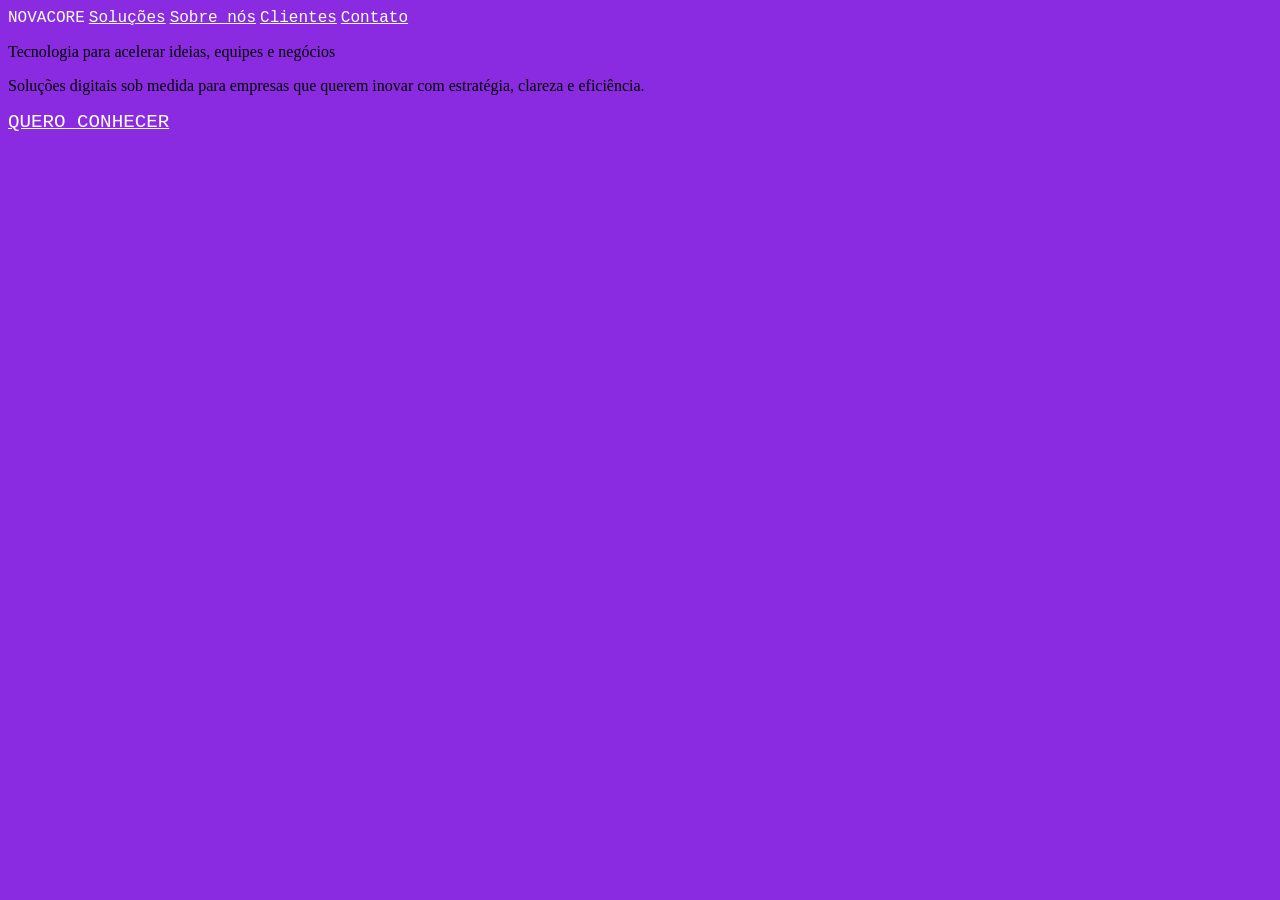
<file: 1ESPW-revisaofront1/index.html>
<!DOCTYPE html>
<html lang="en">

<head>
    <meta charset="UTF-8">
    <meta name="viewport" content="width=device-width, initial-scale=1.0">
    <title>Document</title>
    <link rel="stylesheet" href="./css/script.css">
</head>

<body>
    <div>
        <a>NOVACORE</a>
        <a href="" class="btnsolucoes">Soluções</a>
        <a href="" class="btnsobrenos">Sobre nós</a>
        <a href="" class="btnclientes">Clientes</a>
        <a href="" class="btncontato">Contato</a>
    </div>
    <p><a>Tecnologia para acelerar ideias, equipes e negócios</a></p>
    <p><a>Soluções digitais sob medida para empresas que querem inovar com estratégia, clareza e eficiência.</a></p>
    <a href="" class="btnqueroconhecer">QUERO CONHECER</a>
</body>

</html>
</file>
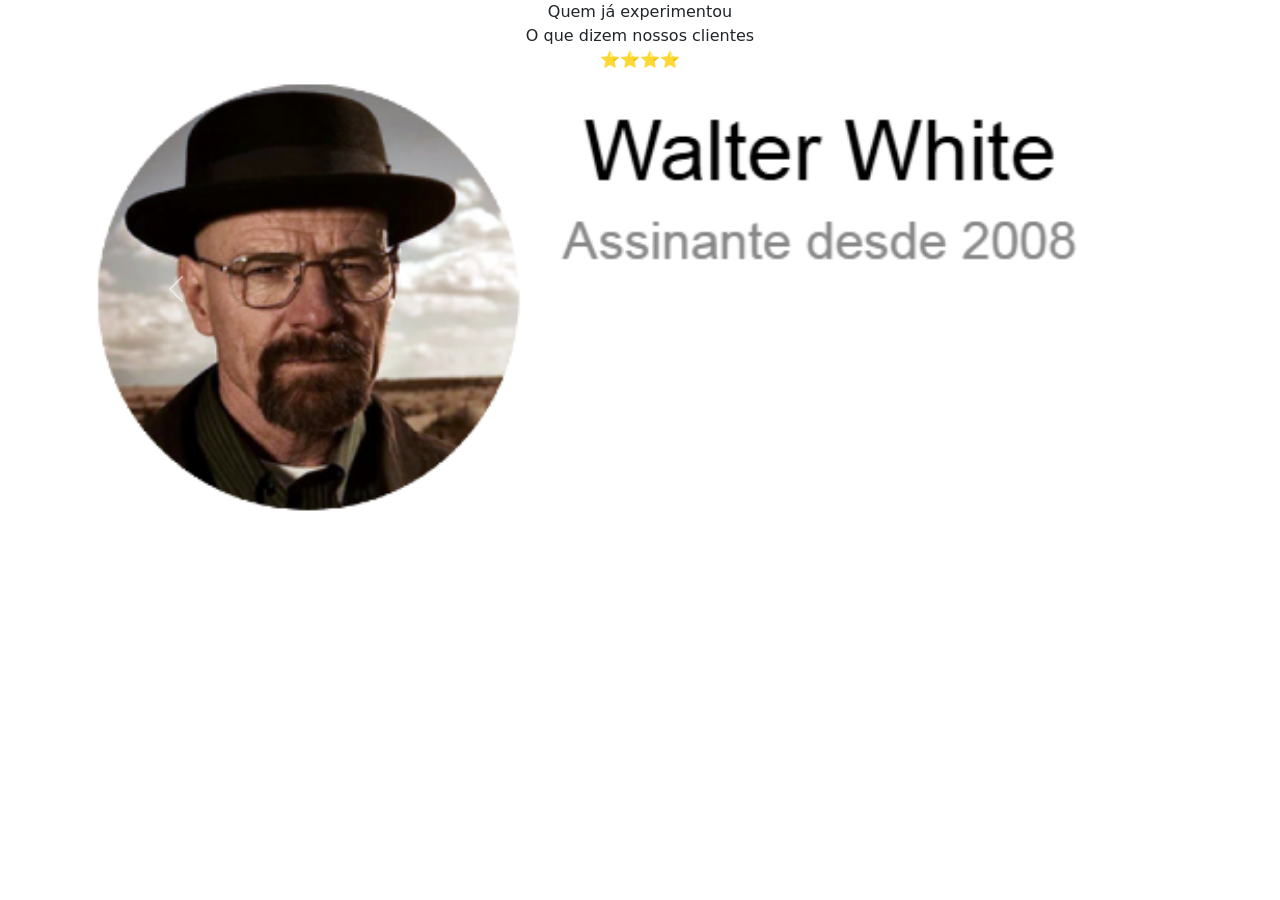
<file: projeto-bootstrap-aula1/index.html>
<!DOCTYPE html>
<html lang="pt-br">

<head>
    <meta charset="UTF-8">
    <meta name="viewport" content="width=device-width, initial-scale=1.0">
    <title>Demo Bootstrap</title>
    <link href="https://cdn.jsdelivr.net/npm/bootstrap@5.3.8/dist/css/bootstrap.min.css" rel="stylesheet"
        integrity="sha384-sRIl4kxILFvY47J16cr9ZwB07vP4J8+LH7qKQnuqkuIAvNWLzeN8tE5YBujZqJLB" crossorigin="anonymous">
    <script src="./css/style.css"></script>
</head>

<body>

    <div class="container text-center">
        <div class="row">
            <div class="col">
                Quem já experimentou
            </div>
        </div>

        <div class="container text-center">
            <div class="row align-items-center">
                <div class="col">
                    O que dizem nossos clientes
                </div>
            </div>

            <div id="carouselExample" class="carousel slide">
                <div class="carousel-inner">

                    <div class="carousel-item active">
                        ⭐⭐⭐⭐
                        <img src="./img/assinante1.png" class="d-block w-100 imagem-carousel" alt="Walter">
                    </div>

                    <div class="carousel-item">
                        ⭐⭐⭐⭐⭐
                        <img src="./img/assinante2.png" class="d-block w-100 imagem-carousel" alt="Jesse">
                    </div>

                    <div class="carousel-item">
                        ⭐⭐⭐⭐⭐
                        <img src="./img/assinante3.png" class="d-block w-100 imagem-carousel" alt="Gus">
                    </div>

                </div>

                <button class="carousel-control-prev" type="button" data-bs-target="#carouselExample"
                    data-bs-slide="prev">
                    <span class="carousel-control-prev-icon" aria-hidden="true"></span>
                    <span class="visually-hidden">Anterior</span>
                </button>

                <button class="carousel-control-next" type="button" data-bs-target="#carouselExample"
                    data-bs-slide="next">
                    <span class="carousel-control-next-icon" aria-hidden="true"></span>
                    <span class="visually-hidden">Próximo</span>
                </button>
            </div>


            <script src="https://cdn.jsdelivr.net/npm/bootstrap@5.3.8/dist/js/bootstrap.bundle.min.js"
                integrity="sha384-FKyoEForCGlyvwx9Hj09JcYn3nv7wiPVlz7YYwJrWVcXK/BmnVDxM+D2scQbITxI"
                crossorigin="anonymous"></script>

</body>

</html>
</file>
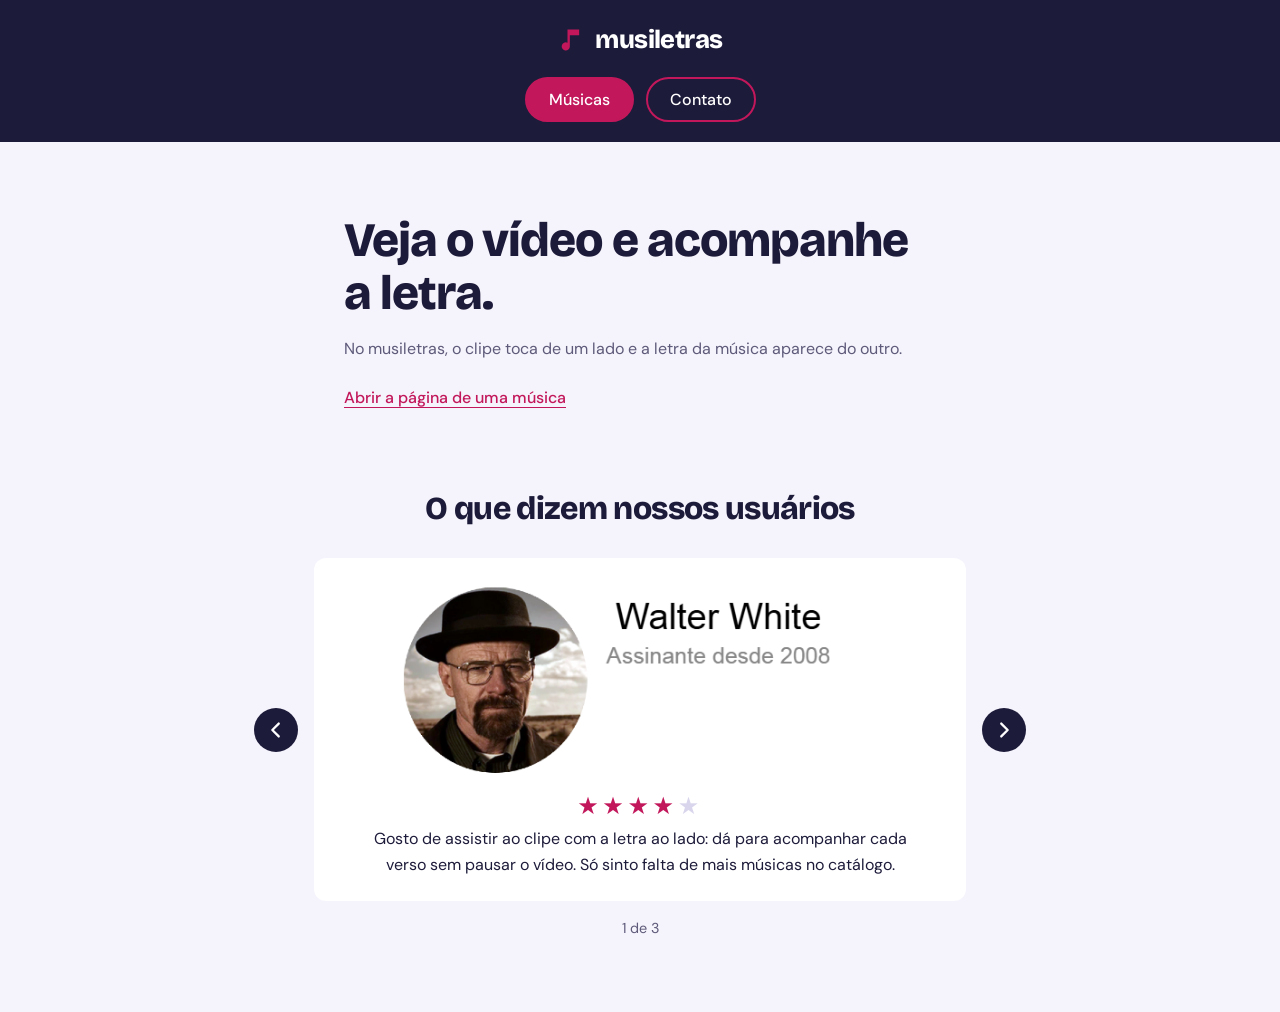
<file: Projeto-vibecode/index.html>
<!DOCTYPE html>
<html lang="pt-BR">
<head>
  <meta charset="UTF-8">
  <meta name="viewport" content="width=device-width, initial-scale=1">
  <title>musiletras – letras de músicas com vídeo</title>
  <link rel="preconnect" href="https://fonts.googleapis.com">
  <link rel="preconnect" href="https://fonts.gstatic.com" crossorigin>
  <link href="https://fonts.googleapis.com/css2?family=Bricolage+Grotesque:wght@500;800&family=DM+Sans:wght@400;500&display=swap" rel="stylesheet">
  <link rel="stylesheet" href="css/style.css">
</head>
<body>

  <!-- Topo do site: logo e botões de navegação -->
  <div class="topo">
    <div class="logo">
      <svg viewBox="0 0 24 24" aria-hidden="true"><path d="M9 3v11.3A3.5 3.5 0 1 0 11 17.5V8h8V3H9z"/></svg>
      musiletras
    </div>

    <nav class="menu" aria-label="Menu principal">
      <a class="botao principal" href="musicas.html">Músicas</a>
      <a class="botao" href="contato.html">Contato</a>
    </nav>
  </div>

  <main>
    <h1>Veja o vídeo e acompanhe a letra.</h1>
    <p>No musiletras, o clipe toca de um lado e a letra da música aparece do outro.</p>

    <!-- Link para a página da música -->
    <a class="link-musica" href="musicas.html">Abrir a página de uma música</a>
  </main>

  <!-- Reviews: depoimentos simulados para demonstração -->
  <section class="reviews" aria-labelledby="titulo-reviews">
    <h2 id="titulo-reviews">O que dizem nossos usuários</h2>

    <div class="carrossel" role="region" aria-roledescription="carrossel" aria-label="Avaliações dos usuários">
      <button type="button" class="seta" id="review-anterior" aria-label="Avaliação anterior">
        <svg viewBox="0 0 24 24" aria-hidden="true"><path d="M15 5l-7 7 7 7"/></svg>
      </button>

      <div class="review-lista">
        <article class="review">
          <img src="img/assinante1.png" alt="Walter White, assinante desde 2008">
          <p class="estrelas" role="img" aria-label="Nota 4 de 5"><span class="cheia">★★★★</span><span class="vazia">★</span></p>
          <p class="review-texto">Gosto de assistir ao clipe com a letra ao lado: dá para acompanhar cada verso sem pausar o vídeo. Só sinto falta de mais músicas no catálogo.</p>
        </article>

        <article class="review" hidden>
          <img src="img/assinante2.png" alt="Jesse Pinkman, assinante desde 2010">
          <p class="estrelas" role="img" aria-label="Nota 5 de 5"><span class="cheia">★★★★★</span></p>
          <p class="review-texto">A tradução em um clique é o que eu mais uso. Troco entre a letra original e o português sem sair da página.</p>
        </article>

        <article class="review" hidden>
          <img src="img/assinante3.png" alt="Gus Fring, assinante desde 2012">
          <p class="estrelas" role="img" aria-label="Nota 5 de 5"><span class="cheia">★★★★★</span></p>
          <p class="review-texto">Site limpo, rápido e fácil de navegar. Do jeito que uma página de letras deveria ser.</p>
        </article>
      </div>

      <button type="button" class="seta" id="review-proximo" aria-label="Próxima avaliação">
        <svg viewBox="0 0 24 24" aria-hidden="true"><path d="M9 5l7 7-7 7"/></svg>
      </button>
    </div>

    <p class="review-contador" id="review-contador" aria-live="polite">1 de 3</p>
  </section>

  <script src="script/reviews.js"></script>

</body>
</html>
</file>
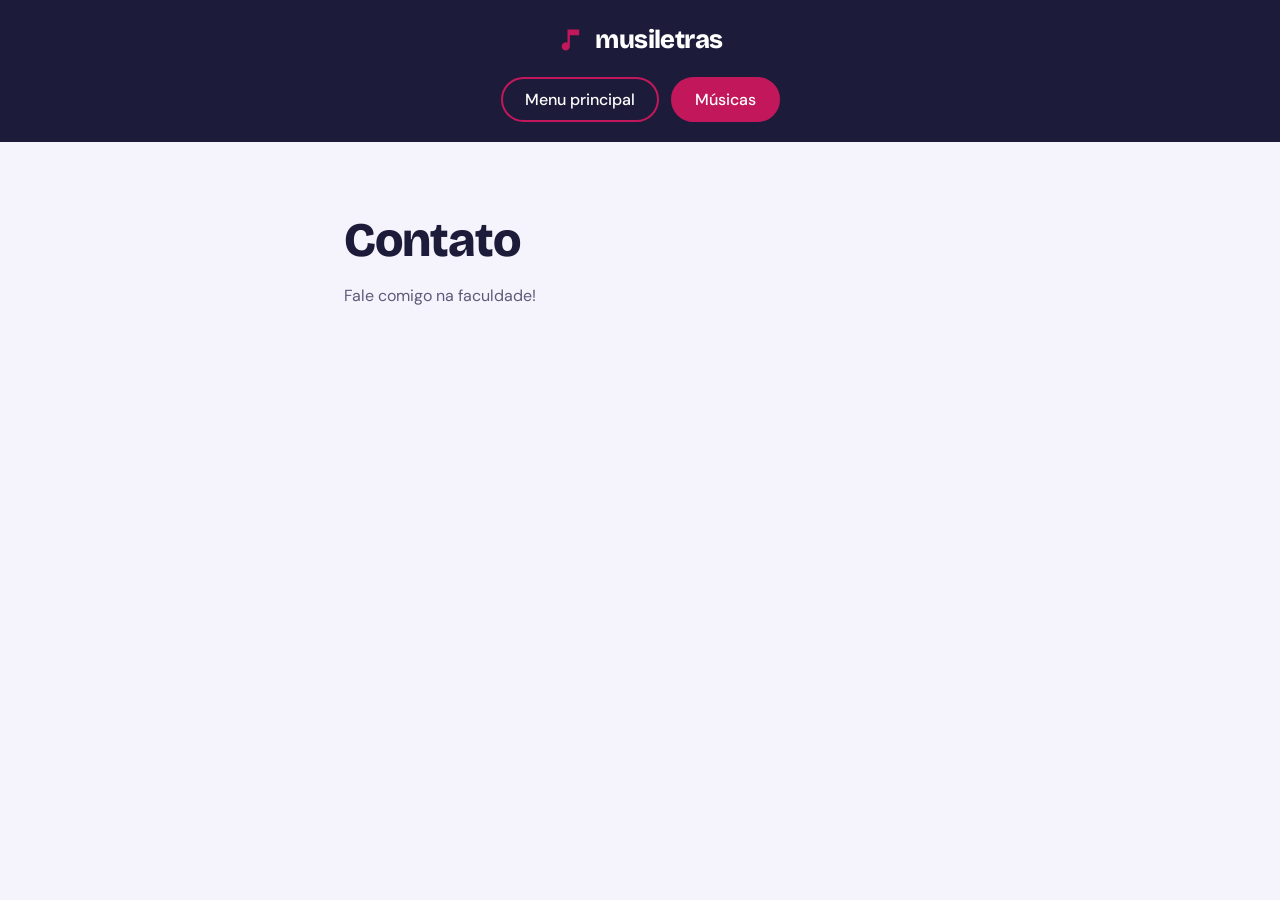
<file: Projeto-vibecode/contato.html>
<!DOCTYPE html>
<html lang="pt-BR">
<head>
  <meta charset="UTF-8">
  <meta name="viewport" content="width=device-width, initial-scale=1">
  <title>Contato – musiletras</title>
  <link rel="preconnect" href="https://fonts.googleapis.com">
  <link rel="preconnect" href="https://fonts.gstatic.com" crossorigin>
  <link href="https://fonts.googleapis.com/css2?family=Bricolage+Grotesque:wght@500;800&family=DM+Sans:wght@400;500&display=swap" rel="stylesheet">
  <link rel="stylesheet" href="css/style.css">
</head>
<body>

  <div class="topo">
    <div class="logo">
      <svg viewBox="0 0 24 24" aria-hidden="true"><path d="M9 3v11.3A3.5 3.5 0 1 0 11 17.5V8h8V3H9z"/></svg>
      musiletras
    </div>

    <nav class="menu" aria-label="Menu principal">
      <a class="botao" href="index.html">Menu principal</a>
      <a class="botao principal" href="musicas.html">Músicas</a>
    </nav>
  </div>

  <main>
    <h1>Contato</h1>
    <p>Fale comigo na faculdade!</p>
  </main>

</body>
</html>
</file>
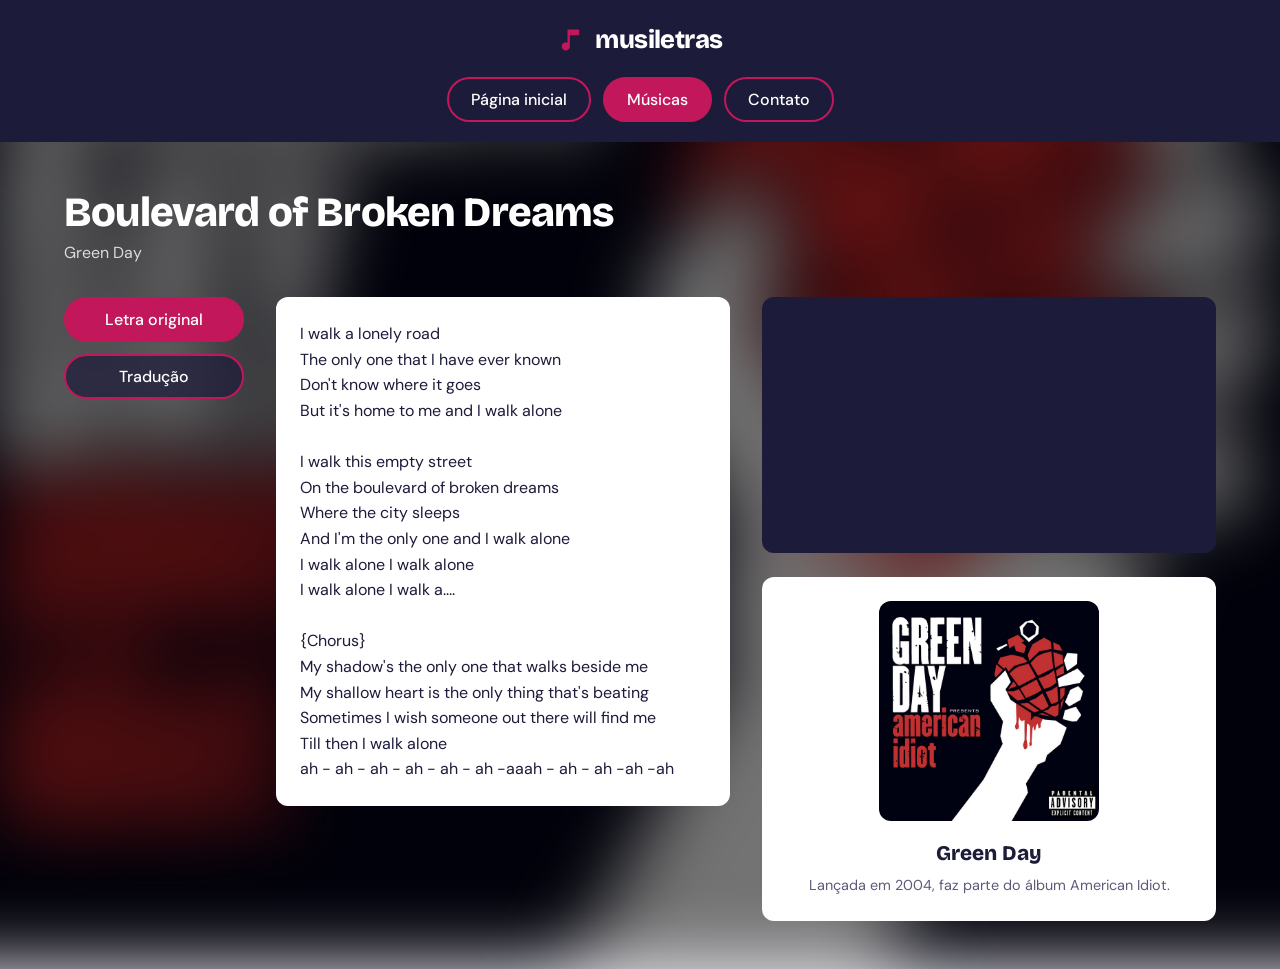
<file: Projeto-vibecode/musica1.html>
<!DOCTYPE html>
<html lang="pt-BR">
<head>
  <meta charset="UTF-8">
  <meta name="viewport" content="width=device-width, initial-scale=1">
  <title>Boulevard of Broken Dreams – musiletras</title>
  <link rel="preconnect" href="https://fonts.googleapis.com">
  <link rel="preconnect" href="https://fonts.gstatic.com" crossorigin>
  <link href="https://fonts.googleapis.com/css2?family=Bricolage+Grotesque:wght@500;800&family=DM+Sans:wght@400;500&display=swap" rel="stylesheet">
  <link rel="stylesheet" href="css/stylemusicas.css">
</head>
<body>

  <div class="fundo-capa" style="background-image: url('img/greenday.jpg');" aria-hidden="true"></div>

  <div class="topo">
    <div class="logo">
      <svg viewBox="0 0 24 24" aria-hidden="true"><path d="M9 3v11.3A3.5 3.5 0 1 0 11 17.5V8h8V3H9z"/></svg>
      musiletras
    </div>

    <nav class="menu" aria-label="Menu principal">
      <a class="botao" href="index.html">Página inicial</a>
      <a class="botao principal" href="musicas.html">Músicas</a>
      <a class="botao" href="contato.html">Contato</a>
    </nav>
  </div>

  <main>
    <h1>Boulevard of Broken Dreams</h1>
    <p class="artista">Green Day</p>

    <div class="conteudo">

      <!-- Esquerda: botões da letra -->
      <div class="lado-esquerdo" role="group" aria-label="Versão da letra">
        <button type="button" class="botao-letra ativo" id="btn-original" aria-pressed="true">Letra original</button>
        <button type="button" class="botao-letra" id="btn-traducao" aria-pressed="false">Tradução</button>
      </div>

      <!-- Meio: letra da música -->
      <section class="letra" aria-label="Letra da música">
        <!-- Cole a letra original dentro do parágrafo abaixo -->
        <p id="letra-original">I walk a lonely road
                The only one that I have ever known
                Don't know where it goes
                But it's home to me and I walk alone

                I walk this empty street
                On the boulevard of broken dreams
                Where the city sleeps
                And I'm the only one and I walk alone
                I walk alone I walk alone
                I walk alone I walk a....

                {Chorus}
                My shadow's the only one that walks beside me
                My shallow heart is the only thing that's beating
                Sometimes I wish someone out there will find me
                Till then I walk alone
                ah - ah - ah - ah - ah - ah -aaah - ah - ah -ah -ah</p>
        <!-- Cole a tradução dentro do parágrafo abaixo -->
        <p id="letra-traducao" hidden>Eu ando em uma estrada solitária
                A única que eu sempre conheci
                Não sei até onde vai
                Mas é lar para mim e eu ando só

                Eu ando nessa rua vazia
                Na alameda dos sonhos despedaçados
                Onde a cidade dorme
                E eu sou o único e eu ando sozinho
                Eu ando sozinho, Eu ando sozinho
                Eu ando sozinho, Eu ando sozinho

                {Refrão}
                Minha sombra é a única que anda do meu lado
                Meu coração superficial é a única coisa que está batendo
                Às vezes eu desejo que alguém por aí me encontre
                Até lá, eu andarei só
                ah - ah - ah - ah - ah - ah -aaah - ah - ah -ah -ah</p>
      </section>

      <!-- Direita: vídeo e informações da banda -->
      <div class="lado-direito">
        <section class="video" aria-label="Vídeo da música">
          <div class="quadro-video" data-video="https://www.youtube.com/watch?v=Soa3gO7tL-c" data-titulo="Boulevard of Broken Dreams">
            <!-- Cole o link do YouTube em data-video, por exemplo:
                 data-video="https://www.youtube.com/watch?v=ID_DO_VIDEO" -->
            <span>O vídeo do YouTube vai aparecer aqui.</span>
          </div>
        </section>

        <section class="info" aria-label="Informações da banda">
          <!-- Imagem da banda (arquivo na pasta img) -->
          <img src="img/greenday.jpg" alt="Imagem da banda Green Day">
          <p class="banda">Green Day</p>
          <p class="detalhe">Lançada em 2004, faz parte do álbum American Idiot.</p>
        </section>
      </div>

    </div>
  </main>

  <script src="script/scriptmusicas.js"></script>

</body>
</html>
</file>
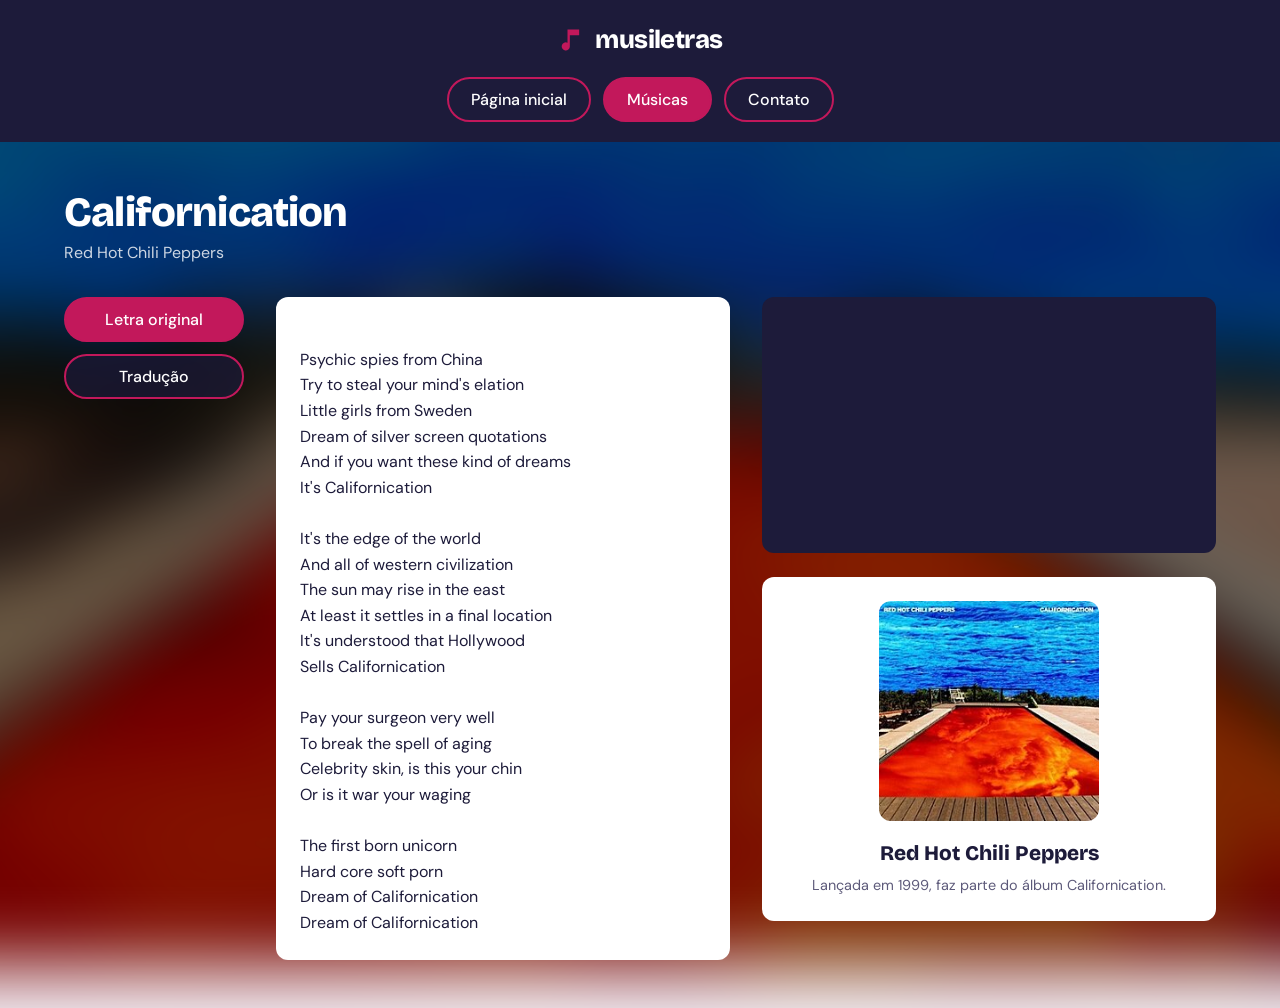
<file: Projeto-vibecode/musica2.html>
<!DOCTYPE html>
<html lang="pt-BR">
<head>
  <meta charset="UTF-8">
  <meta name="viewport" content="width=device-width, initial-scale=1">
  <title>Californication – musiletras</title>
  <link rel="preconnect" href="https://fonts.googleapis.com">
  <link rel="preconnect" href="https://fonts.gstatic.com" crossorigin>
  <link href="https://fonts.googleapis.com/css2?family=Bricolage+Grotesque:wght@500;800&family=DM+Sans:wght@400;500&display=swap" rel="stylesheet">
  <link rel="stylesheet" href="css/stylemusicas.css">
</head>
<body>

  <div class="fundo-capa" style="background-image: url('img/redhot.jpg');" aria-hidden="true"></div>

  <div class="topo">
    <div class="logo">
      <svg viewBox="0 0 24 24" aria-hidden="true"><path d="M9 3v11.3A3.5 3.5 0 1 0 11 17.5V8h8V3H9z"/></svg>
      musiletras
    </div>

    <nav class="menu" aria-label="Menu principal">
      <a class="botao" href="index.html">Página inicial</a>
      <a class="botao principal" href="musicas.html">Músicas</a>
      <a class="botao" href="contato.html">Contato</a>
    </nav>
  </div>

  <main>
    <h1>Californication</h1>
    <p class="artista">Red Hot Chili Peppers</p>

    <div class="conteudo">

      <!-- Esquerda: botões da letra -->
      <div class="lado-esquerdo" role="group" aria-label="Versão da letra">
        <button type="button" class="botao-letra ativo" id="btn-original" aria-pressed="true">Letra original</button>
        <button type="button" class="botao-letra" id="btn-traducao" aria-pressed="false">Tradução</button>
      </div>

      <!-- Meio: letra da música -->
      <section class="letra" aria-label="Letra da música">
        <!-- Cole a letra original dentro do parágrafo abaixo -->
                <p id="letra-original">
                Psychic spies from China
                Try to steal your mind's elation
                Little girls from Sweden
                Dream of silver screen quotations
                And if you want these kind of dreams
                It's Californication

                It's the edge of the world
                And all of western civilization
                The sun may rise in the east
                At least it settles in a final location
                It's understood that Hollywood
                Sells Californication

                Pay your surgeon very well
                To break the spell of aging
                Celebrity skin, is this your chin
                Or is it war your waging

                The first born unicorn
                Hard core soft porn
                Dream of Californication
                Dream of Californication
        </p>
        <!-- Cole a tradução dentro do parágrafo abaixo -->
        <p id="letra-traducao" hidden>
                Espiões médiuns da China
                Tentam roubar o júbilo de sua mente
                Garotinhas da Suécia
                Sonham com trechos da tela prateada
                E se você quer esses tipos de sonhos
                É a Californicação

                Esta é a beira do mundo
                E de toda a civilização ocidental
                O sol pode nascer no leste
                Pelo menos ele se põe num local final
                Entende-se que Hollywood
                Vende Californicação

                Pague muito bem seu cirurgião
                Para quebrar o feitiço do envelhecimento
                Pele de celebridade, este é seu queixo mesmo?
                Ou é uma guerra que você está travando

                Primeiro unicórnio nascido
                Suave pornô explícito
                Sonho de Californicação
                Sonho de Californicação
        </p>
      </section>

      <!-- Direita: vídeo e informações da banda -->
      <div class="lado-direito">
        <section class="video" aria-label="Vídeo da música">
          <div class="quadro-video" data-video="https://www.youtube.com/watch?v=YlUKcNNmywk" data-titulo="Californication">
            <!-- Cole o link do YouTube em data-video, por exemplo:
                 data-video="https://www.youtube.com/watch?v=ID_DO_VIDEO" -->
            <span>O vídeo do YouTube vai aparecer aqui.</span>
          </div>
        </section>

        <section class="info" aria-label="Informações da banda">
          <!-- Imagem da banda (arquivo na pasta img) -->
          <img src="img/redhot.jpg" alt="Imagem da banda Red Hot Chili Peppers">
          <p class="banda">Red Hot Chili Peppers</p>
          <p class="detalhe">Lançada em 1999, faz parte do álbum Californication.</p>
        </section>
      </div>

    </div>
  </main>

  <script src="script/scriptmusicas.js"></script>

</body>
</html>
</file>
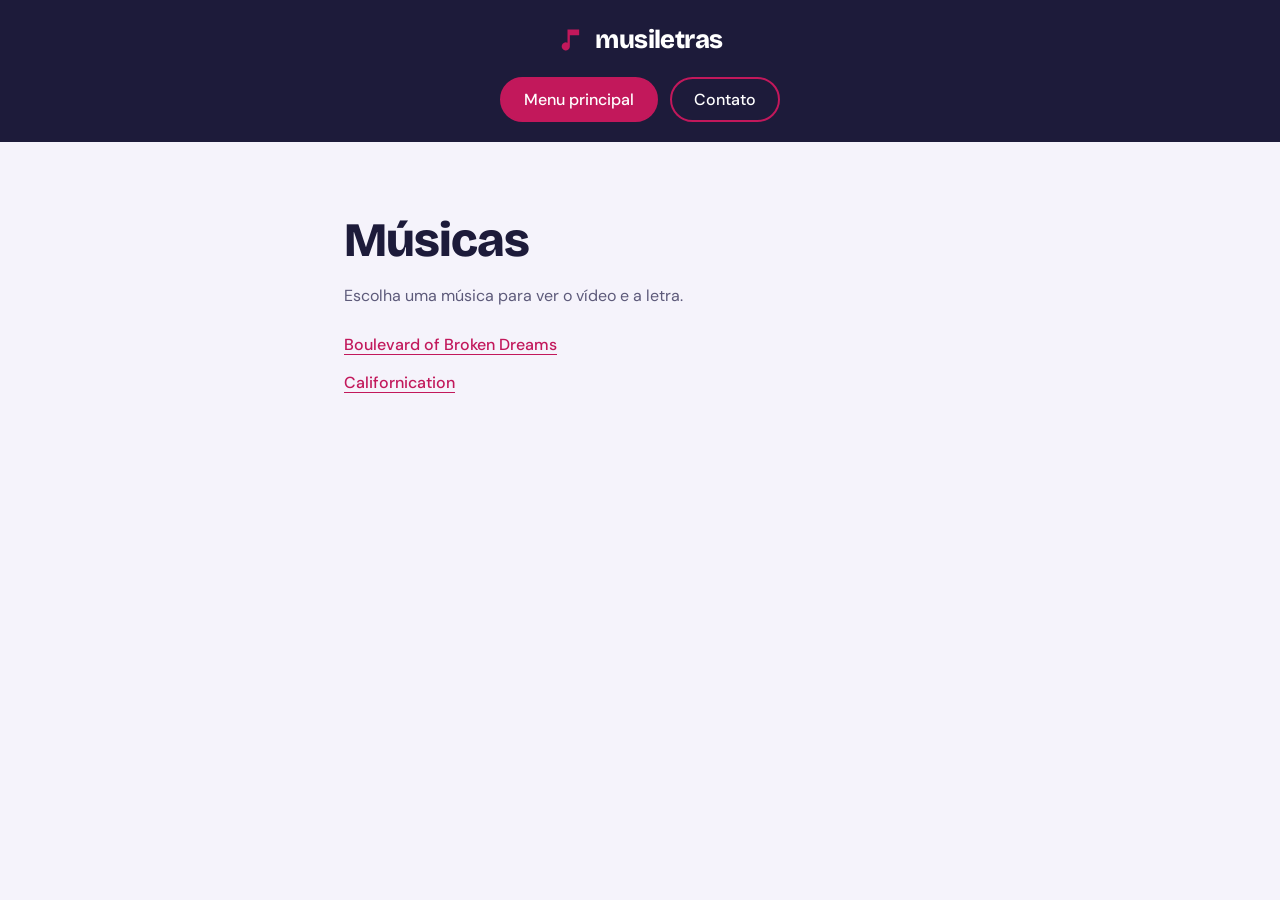
<file: Projeto-vibecode/musicas.html>
<!DOCTYPE html>
<html lang="pt-BR">
<head>
  <meta charset="UTF-8">
  <meta name="viewport" content="width=device-width, initial-scale=1">
  <title>Músicas – musiletras</title>
  <link rel="preconnect" href="https://fonts.googleapis.com">
  <link rel="preconnect" href="https://fonts.gstatic.com" crossorigin>
  <link href="https://fonts.googleapis.com/css2?family=Bricolage+Grotesque:wght@500;800&family=DM+Sans:wght@400;500&display=swap" rel="stylesheet">
  <link rel="stylesheet" href="css/style.css">
</head>
<body>

  <div class="topo">
    <div class="logo">
      <svg viewBox="0 0 24 24" aria-hidden="true"><path d="M9 3v11.3A3.5 3.5 0 1 0 11 17.5V8h8V3H9z"/></svg>
      musiletras
    </div>

    <nav class="menu" aria-label="Menu principal">
      <a class="botao principal" href="index.html">Menu principal</a>
      <a class="botao" href="contato.html">Contato</a>
    </nav>
  </div>

  <main>
    <h1>Músicas</h1>
    <p>Escolha uma música para ver o vídeo e a letra.</p>

    <ul class="lista-musicas">
      <li><a class="link-musica" href="musica1.html">Boulevard of Broken Dreams</a></li>
      <li><a class="link-musica" href="musica2.html">Californication</a></li>
    </ul>
  </main>

</body>
</html>
</file>
<file: 1ESPW-revisaofront1/css/script.css>
* {
    background-color: blueviolet;
}

div p {
    font-style: italic;
}

div a {
    color: white;
    font-family: 'Courier New', Courier, monospace;
}

.btnsolucoes {
    color: white;
}

.btnqueroconhecer {
    color: white;
    border-color: blueviolet;
    font-size: larger;
    font-family: 'Courier New', Courier, monospace;
}
</file>
<file: Projeto-vibecode/css/style.css>
:root {
  --tinta: #1d1b3a;
  --papel: #f5f3fb;
  --destaque: #c2185b;
  --destaque-escuro: #9c1249;
  --suave: #5d5a7a;
}

* { box-sizing: border-box; }

body {
  margin: 0;
  min-height: 100vh;
  font-family: "DM Sans", system-ui, sans-serif;
  color: var(--tinta);
  background: var(--papel);
  line-height: 1.6;
}

/* Topo: logo + botões */
.topo {
  display: flex;
  flex-direction: column;
  align-items: center;
  justify-content: center;
  text-align: center;
  gap: 16px;
  padding: 20px 32px;
  background: var(--tinta);
}

.logo {
  display: flex;
  align-items: center;
  gap: 10px;
  font-family: "Bricolage Grotesque", system-ui, sans-serif;
  font-weight: 800;
  font-size: 1.6rem;
  letter-spacing: -0.02em;
  color: #fff;
}

.logo svg { width: 28px; height: 28px; fill: var(--destaque); }

.menu { display: flex; gap: 12px; }

.botao {
  display: inline-block;
  padding: 10px 22px;
  border: 2px solid var(--destaque);
  border-radius: 999px;
  font: 500 1rem "DM Sans", system-ui, sans-serif;
  text-decoration: none;
  color: #fff;
  background: transparent;
  cursor: pointer;
}

.botao:hover { background: var(--destaque); }

.botao.principal { background: var(--destaque); }
.botao.principal:hover { background: var(--destaque-escuro); border-color: var(--destaque-escuro); }

.botao:focus-visible, .link-musica:focus-visible {
  outline: 3px solid var(--tinta);
  outline-offset: 3px;
}
.topo .botao:focus-visible { outline-color: #fff; }

/* Corpo */
main {
  max-width: 640px;
  margin: 0 auto;
  padding: 72px 24px;
}

h1 {
  margin: 0 0 16px;
  font-family: "Bricolage Grotesque", system-ui, sans-serif;
  font-weight: 800;
  font-size: clamp(2rem, 6vw, 3rem);
  line-height: 1.1;
  letter-spacing: -0.02em;
}

p { margin: 0 0 24px; color: var(--suave); max-width: 52ch; }

.link-musica {
  color: var(--destaque);
  font-weight: 500;
  text-underline-offset: 4px;
}

.lista-musicas {
  list-style: none;
  margin: 0;
  padding: 0;
  display: grid;
  gap: 12px;
}

/* Reviews: carrossel de avaliações */
.reviews {
  max-width: 820px;
  margin: 0 auto;
  padding: 0 24px 72px;
}

.reviews h2 {
  margin: 0 0 24px;
  text-align: center;
  font-family: "Bricolage Grotesque", system-ui, sans-serif;
  font-weight: 800;
  font-size: clamp(1.5rem, 4vw, 2rem);
  letter-spacing: -0.02em;
}

.carrossel {
  display: grid;
  grid-template-columns: auto minmax(0, 1fr) auto;
  align-items: center;
  gap: 16px;
}

.review {
  padding: 24px;
  background: #fff;
  border-radius: 12px;
  text-align: center;
}

.review img {
  display: block;
  max-width: 100%;
  max-height: 200px;
  height: auto;
  margin: 0 auto;
  object-fit: contain;
}

.estrelas {
  max-width: none;
  margin: 12px 0 8px;
  font-size: 1.5rem;
  line-height: 1;
  letter-spacing: 0.15em;
}

.estrelas .cheia { color: var(--destaque); }
.estrelas .vazia { color: #d9d5ec; }

.review-texto {
  max-width: 52ch;
  margin: 0 auto;
  color: var(--tinta);
}

.seta {
  display: grid;
  place-items: center;
  width: 44px;
  height: 44px;
  border: 0;
  border-radius: 50%;
  background: var(--tinta);
  cursor: pointer;
}

.seta svg {
  width: 22px;
  height: 22px;
  fill: none;
  stroke: #fff;
  stroke-width: 2.5;
  stroke-linecap: round;
  stroke-linejoin: round;
}

.seta:hover { background: var(--destaque); }

.seta:focus-visible {
  outline: 3px solid var(--destaque);
  outline-offset: 3px;
}

.review-contador {
  max-width: none;
  margin: 16px 0 0;
  text-align: center;
  font-size: 0.9rem;
}

/* Telas pequenas: avaliação em cima e setas embaixo */
@media (max-width: 600px) {
  .carrossel { grid-template-columns: 1fr 1fr; }
  .review-lista { grid-column: 1 / -1; order: -1; }
  #review-anterior { justify-self: start; }
  #review-proximo { justify-self: end; }
}
</file>
<file: Projeto-vibecode/css/stylemusicas.css>
:root {
  --tinta: #1d1b3a;
  --papel: #f5f3fb;
  --destaque: #c2185b;
  --destaque-escuro: #9c1249;
  --suave: #5d5a7a;
}

* { box-sizing: border-box; }

body {
  margin: 0;
  min-height: 100vh;
  font-family: "DM Sans", system-ui, sans-serif;
  color: var(--tinta);
  background: var(--papel);
  line-height: 1.6;
}

/* Topo: logo + 3 botões, centralizados */
.topo {
  display: flex;
  flex-direction: column;
  align-items: center;
  justify-content: center;
  text-align: center;
  gap: 16px;
  padding: 20px 32px;
  background: var(--tinta);
}

.logo {
  display: flex;
  align-items: center;
  gap: 10px;
  font-family: "Bricolage Grotesque", system-ui, sans-serif;
  font-weight: 800;
  font-size: 1.6rem;
  letter-spacing: -0.02em;
  color: #fff;
}

.logo svg { width: 28px; height: 28px; fill: var(--destaque); }

.menu {
  display: flex;
  flex-wrap: wrap;
  justify-content: center;
  gap: 12px;
}

.botao {
  display: inline-block;
  padding: 10px 22px;
  border: 2px solid var(--destaque);
  border-radius: 999px;
  font: 500 1rem "DM Sans", system-ui, sans-serif;
  text-decoration: none;
  color: #fff;
  background: transparent;
  cursor: pointer;
}

.botao:hover { background: var(--destaque); }

.botao.principal { background: var(--destaque); }
.botao.principal:hover { background: var(--destaque-escuro); border-color: var(--destaque-escuro); }

.botao:focus-visible {
  outline: 3px solid #fff;
  outline-offset: 3px;
}

/* Corpo da página da música */
main {
  max-width: 1200px;
  margin: 0 auto;
  padding: 48px 24px;
}

h1 {
  margin: 0;
  color: #fff;
  font-family: "Bricolage Grotesque", system-ui, sans-serif;
  font-weight: 800;
  font-size: clamp(1.8rem, 5vw, 2.6rem);
  line-height: 1.1;
  letter-spacing: -0.02em;
}

.artista {
  margin: 4px 0 32px;
  color: rgba(255, 255, 255, 0.8);
}

/* Três seções: botões à esquerda, letra no meio, vídeo e informações à direita */
.conteudo {
  display: grid;
  grid-template-columns: 180px 1fr 1fr;
  gap: 32px;
  align-items: start;
}

/* Esquerda: botões da letra */
.lado-esquerdo {
  display: flex;
  flex-direction: column;
  gap: 12px;
}

.botao-letra {
  padding: 10px 18px;
  border: 2px solid var(--destaque);
  border-radius: 999px;
  font: 500 1rem "DM Sans", system-ui, sans-serif;
  color: #fff;
  background: rgba(29, 27, 58, 0.7);
  cursor: pointer;
}

.botao-letra:hover { background: rgba(194, 24, 91, 0.45); }

.botao-letra.ativo { background: var(--destaque); color: #fff; }

.botao-letra:focus-visible {
  outline: 3px solid #fff;
  outline-offset: 3px;
}

/* Meio: letra */
.letra {
  padding: 24px;
  background: #fff;
  border-radius: 12px;
}

.letra p {
  margin: 0;
  white-space: pre-line;
}

/* Direita: vídeo e informações */
.lado-direito {
  display: flex;
  flex-direction: column;
  gap: 24px;
}

.quadro-video {
  display: flex;
  align-items: center;
  justify-content: center;
  aspect-ratio: 16 / 9;
  overflow: hidden;
  border-radius: 12px;
  background: var(--tinta);
  color: #fff;
  text-align: center;
  padding: 16px;
}

.quadro-video.com-video { padding: 0; }

.quadro-video iframe {
  width: 100%;
  height: 100%;
  border: 0;
}

.info {
  padding: 24px;
  background: #fff;
  border-radius: 12px;
  text-align: center;
}

.info img {
  display: block;
  width: 100%;
  max-width: 220px;
  aspect-ratio: 1 / 1;
  object-fit: cover;
  margin: 0 auto 16px;
  border-radius: 12px;
}

.info .banda {
  margin: 0 0 4px;
  font-family: "Bricolage Grotesque", system-ui, sans-serif;
  font-weight: 800;
  font-size: 1.3rem;
}

.info .detalhe {
  margin: 0;
  font-size: 0.9rem;
  color: var(--suave);
}

/* Telas pequenas: uma coluna (vídeo e informações primeiro, depois botões e letra) */
@media (max-width: 800px) {
  .conteudo { grid-template-columns: 1fr; }
  .lado-esquerdo { flex-direction: row; flex-wrap: wrap; }
  .lado-direito { order: -1; }
}

/* Fundo borrado com a capa da música (a imagem vem do style="" do HTML) */
.fundo-capa {
  position: fixed;
  inset: 0;
  z-index: -1;
  background-size: cover;
  background-position: center;
  filter: blur(32px) brightness(0.45) saturate(1.3);
  transform: scale(1.15);
}
</file>
